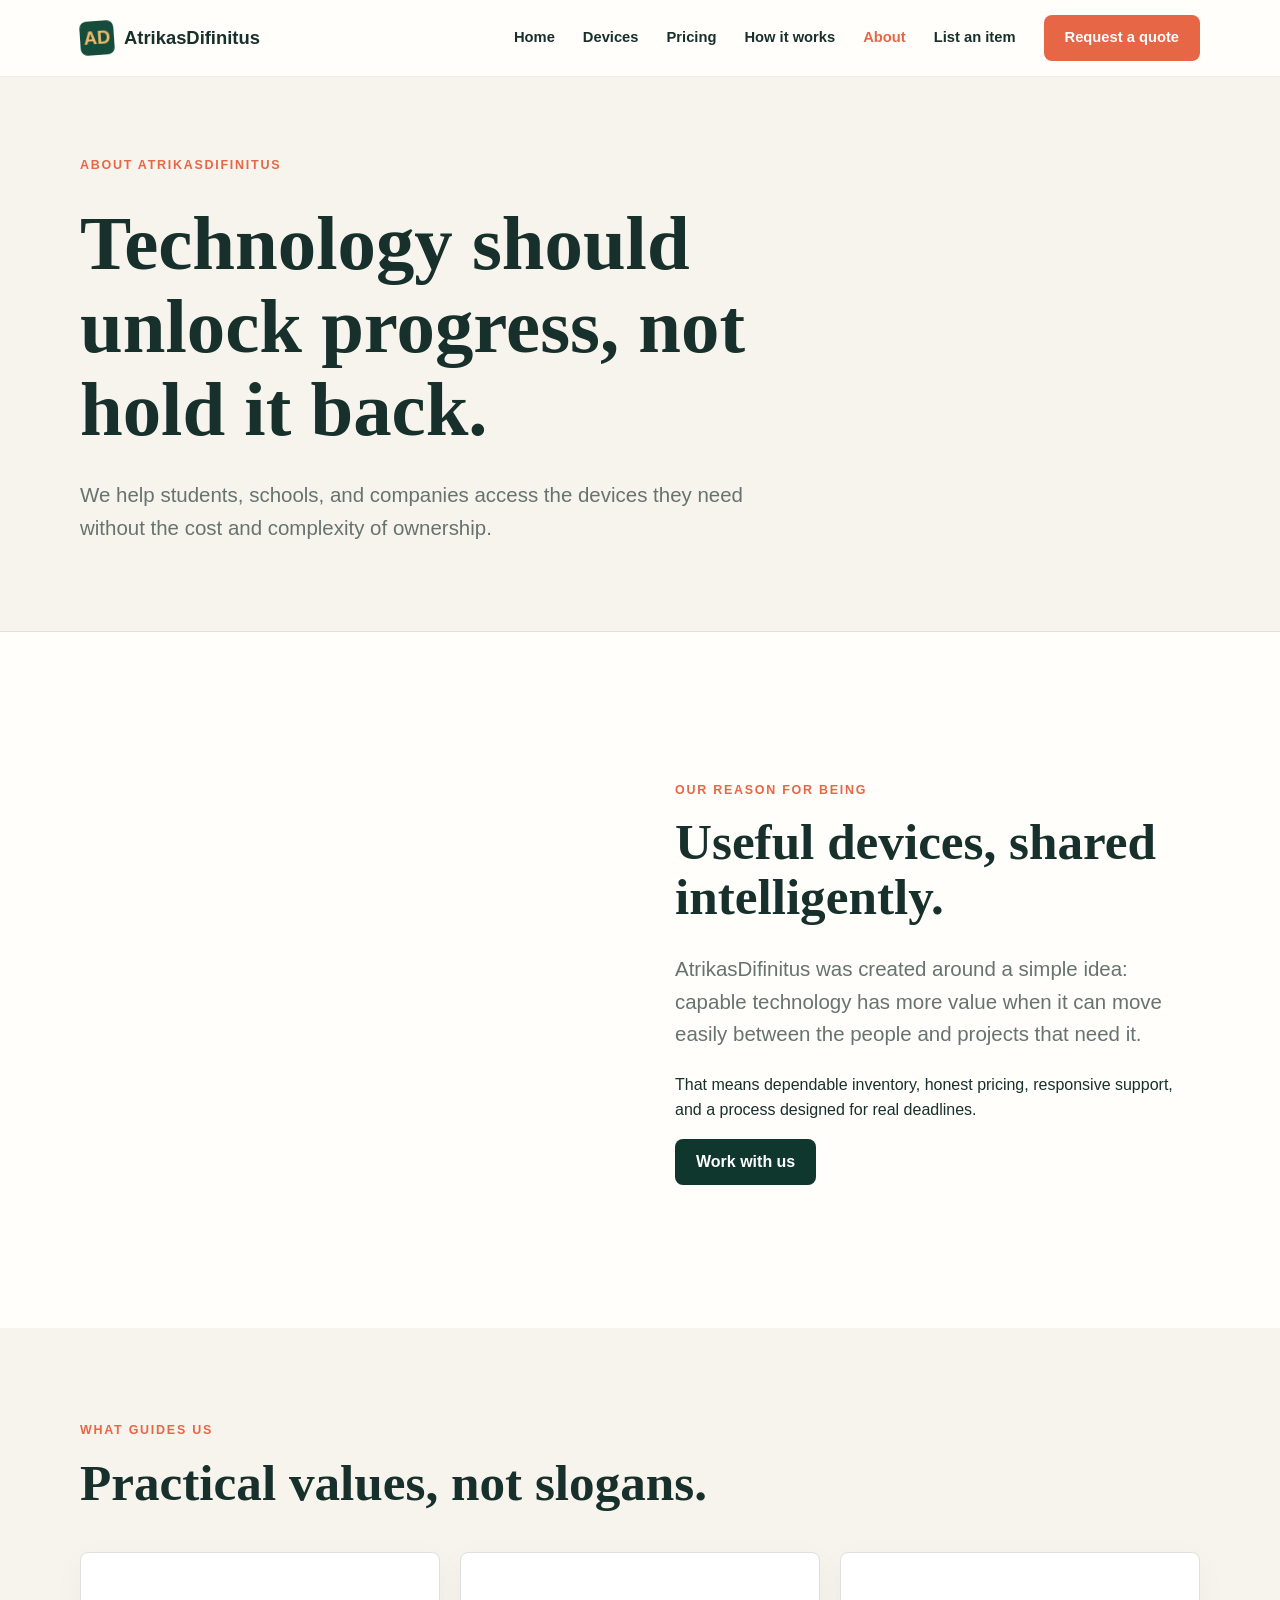
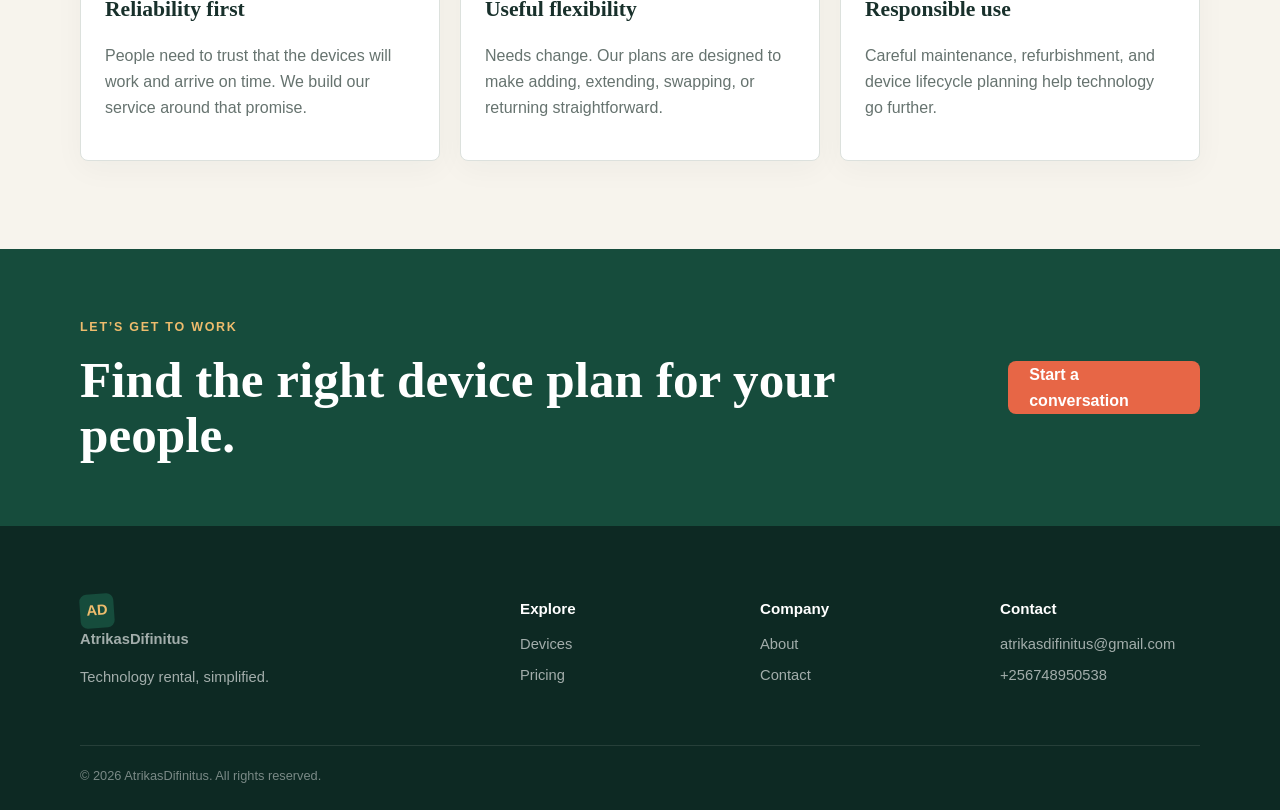
<file: about.html>
<!doctype html><html lang="en"><head><meta charset="utf-8"><meta name="viewport" content="width=device-width,initial-scale=1"><meta name="description" content="About AtrikasDifinitus technology rental."><title>About | AtrikasDifinitus</title><link rel="stylesheet" href="assets/css/styles.css"></head><body>
<header class="site-header"><nav class="nav container"><a class="logo" href="index.html"><span class="logo-mark">AD</span> AtrikasDifinitus</a><button class="menu-toggle" aria-label="Open menu">☰</button><div class="nav-links"><a href="index.html">Home</a><a href="devices.html">Devices</a><a href="pricing.html">Pricing</a><a href="how-it-works.html">How it works</a><a href="about.html">About</a><a href="list-item.html">List an item</a><a class="btn btn-primary" href="contact.html">Request a quote</a></div></nav></header>
<main><section class="page-hero"><div class="container"><span class="eyebrow">About AtrikasDifinitus</span><h1>Technology should unlock progress, not hold it back.</h1><p class="lead">We help students, schools, and companies access the devices they need without the cost and complexity of ownership.</p></div></section>
<section class="section"><div class="container section-grid"><div class="image-panel" style="background-image:url('https://images.unsplash.com/photo-1522202176988-66273c2fd55f?auto=format&fit=crop&w=1200&q=85')"></div><div><span class="eyebrow">Our reason for being</span><h2>Useful devices, shared intelligently.</h2><p class="lead">AtrikasDifinitus was created around a simple idea: capable technology has more value when it can move easily between the people and projects that need it.</p><p>That means dependable inventory, honest pricing, responsive support, and a process designed for real deadlines.</p><a class="btn btn-dark" href="contact.html">Work with us</a></div></div></section>
<section class="section section-soft"><div class="container"><div class="section-heading"><span class="eyebrow">What guides us</span><h2>Practical values, not slogans.</h2></div><div class="cards"><article class="card"><div class="card-body"><h3>Reliability first</h3><p>People need to trust that the devices will work and arrive on time. We build our service around that promise.</p></div></article><article class="card"><div class="card-body"><h3>Useful flexibility</h3><p>Needs change. Our plans are designed to make adding, extending, swapping, or returning straightforward.</p></div></article><article class="card"><div class="card-body"><h3>Responsible use</h3><p>Careful maintenance, refurbishment, and device lifecycle planning help technology go further.</p></div></article></div></div></section>
<section class="cta"><div class="container cta-inner"><div><span class="eyebrow" style="color:var(--gold)">Let’s get to work</span><h2>Find the right device plan for your people.</h2></div><a class="btn btn-primary" href="contact.html">Start a conversation</a></div></section></main>
<footer class="site-footer"><div class="container"><div class="footer-grid"><div><a class="logo" href="index.html"><span class="logo-mark">AD</span> AtrikasDifinitus</a><p>Technology rental, simplified.</p></div><div><h3>Explore</h3><a href="devices.html">Devices</a><a href="pricing.html">Pricing</a></div><div><h3>Company</h3><a href="about.html">About</a><a href="contact.html">Contact</a></div><div><h3>Contact</h3><a href="mailto:atrikasdifinitus@gmail.com">atrikasdifinitus@gmail.com</a><a href="tel:+256748950538">+256748950538</a></div></div><div class="footer-bottom">© 2026 AtrikasDifinitus. All rights reserved.</div></div></footer><script src="assets/js/main.js"></script></body></html>
</file>
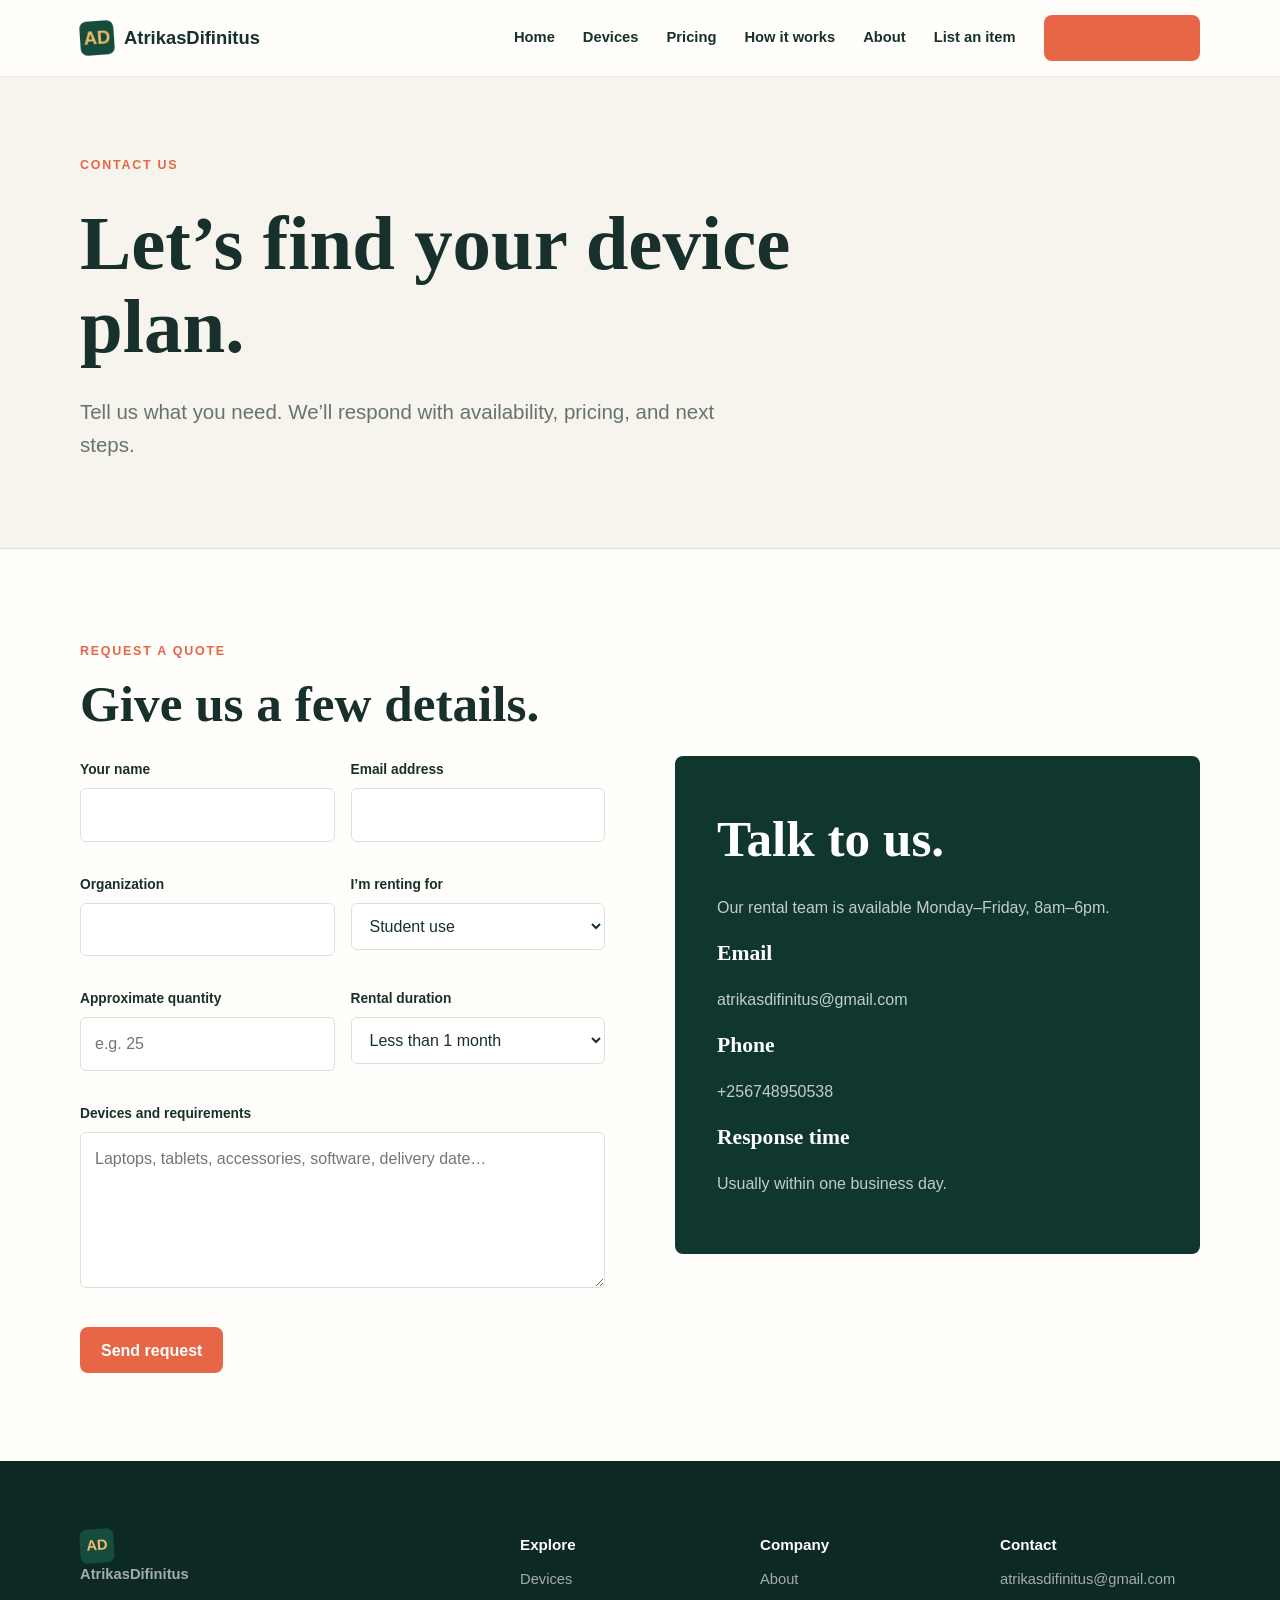
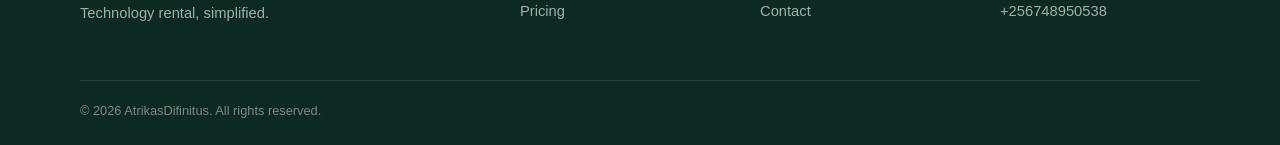
<file: contact.html>
<!doctype html><html lang="en"><head><meta charset="utf-8"><meta name="viewport" content="width=device-width,initial-scale=1"><meta name="description" content="Request an AtrikasDifinitus device rental quote."><title>Contact | AtrikasDifinitus</title><link rel="stylesheet" href="assets/css/styles.css"></head><body>
<header class="site-header"><nav class="nav container"><a class="logo" href="index.html"><span class="logo-mark">AD</span> AtrikasDifinitus</a><button class="menu-toggle" aria-label="Open menu">☰</button><div class="nav-links"><a href="index.html">Home</a><a href="devices.html">Devices</a><a href="pricing.html">Pricing</a><a href="how-it-works.html">How it works</a><a href="about.html">About</a><a href="list-item.html">List an item</a><a class="btn btn-primary" href="contact.html">Request a quote</a></div></nav></header>
<main><section class="page-hero"><div class="container"><span class="eyebrow">Contact us</span><h1>Let’s find your device plan.</h1><p class="lead">Tell us what you need. We’ll respond with availability, pricing, and next steps.</p></div></section>
<section class="section"><div class="container section-grid"><div><span class="eyebrow">Request a quote</span><h2>Give us a few details.</h2><form data-quote-form action="https://formsubmit.co/atrikasdifinitus@gmail.com" method="POST"><input type="hidden" name="_subject" value="New AtrikasDifinitus quote request"><input type="hidden" name="_template" value="table"><input type="hidden" name="_captcha" value="true"><input type="text" name="_honey" style="display:none" tabindex="-1" autocomplete="off"><div class="form-grid"><div class="form-group"><label for="name">Your name</label><input id="name" name="name" required></div><div class="form-group"><label for="email">Email address</label><input id="email" name="email" type="email" required></div><div class="form-group"><label for="organization">Organization</label><input id="organization" name="organization"></div><div class="form-group"><label for="type">I’m renting for</label><select id="type" name="type"><option>Student use</option><option>School</option><option>Company</option><option>Event</option><option>Other</option></select></div><div class="form-group"><label for="quantity">Approximate quantity</label><input id="quantity" name="quantity" type="number" min="1" placeholder="e.g. 25"></div><div class="form-group"><label for="duration">Rental duration</label><select id="duration" name="duration"><option>Less than 1 month</option><option>1–3 months</option><option>3–12 months</option><option>More than 12 months</option></select></div><div class="form-group form-full"><label for="devices">Devices and requirements</label><textarea id="devices" name="devices" rows="5" placeholder="Laptops, tablets, accessories, software, delivery date…"></textarea></div><div class="form-full"><button class="btn btn-primary" type="submit">Send request</button><div class="form-status" role="status"></div></div></div></form></div><aside class="contact-panel"><h2>Talk to us.</h2><p>Our rental team is available Monday–Friday, 8am&ndash;6pm.</p><h3>Email</h3><a href="mailto:atrikasdifinitus@gmail.com">atrikasdifinitus@gmail.com</a><h3>Phone</h3><a href="tel:+256748950538">+256748950538</a><h3>Response time</h3><p>Usually within one business day.</p></aside></div></section></main>
<footer class="site-footer"><div class="container"><div class="footer-grid"><div><a class="logo" href="index.html"><span class="logo-mark">AD</span> AtrikasDifinitus</a><p>Technology rental, simplified.</p></div><div><h3>Explore</h3><a href="devices.html">Devices</a><a href="pricing.html">Pricing</a></div><div><h3>Company</h3><a href="about.html">About</a><a href="contact.html">Contact</a></div><div><h3>Contact</h3><a href="mailto:atrikasdifinitus@gmail.com">atrikasdifinitus@gmail.com</a><a href="tel:+256748950538">+256748950538</a></div></div><div class="footer-bottom">© 2026 AtrikasDifinitus. All rights reserved.</div></div></footer><script src="assets/js/main.js"></script></body></html>
</file>
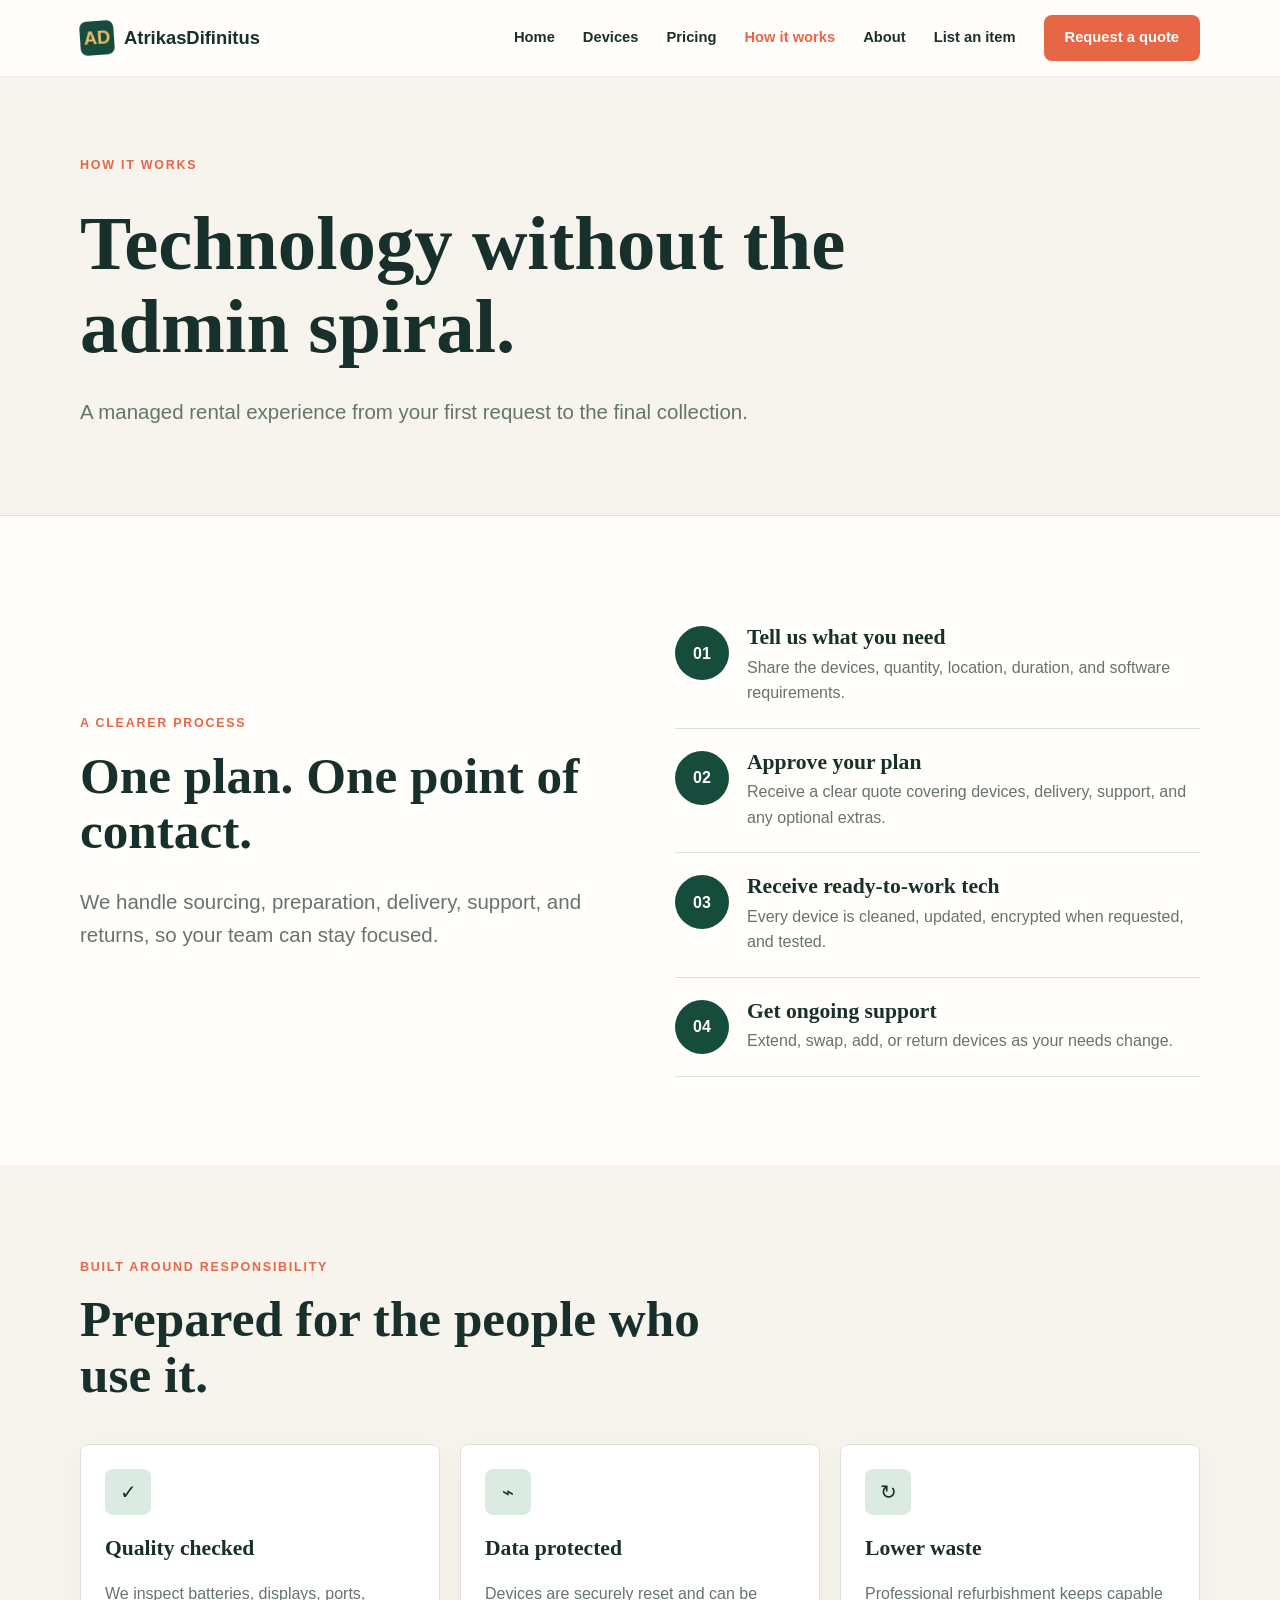
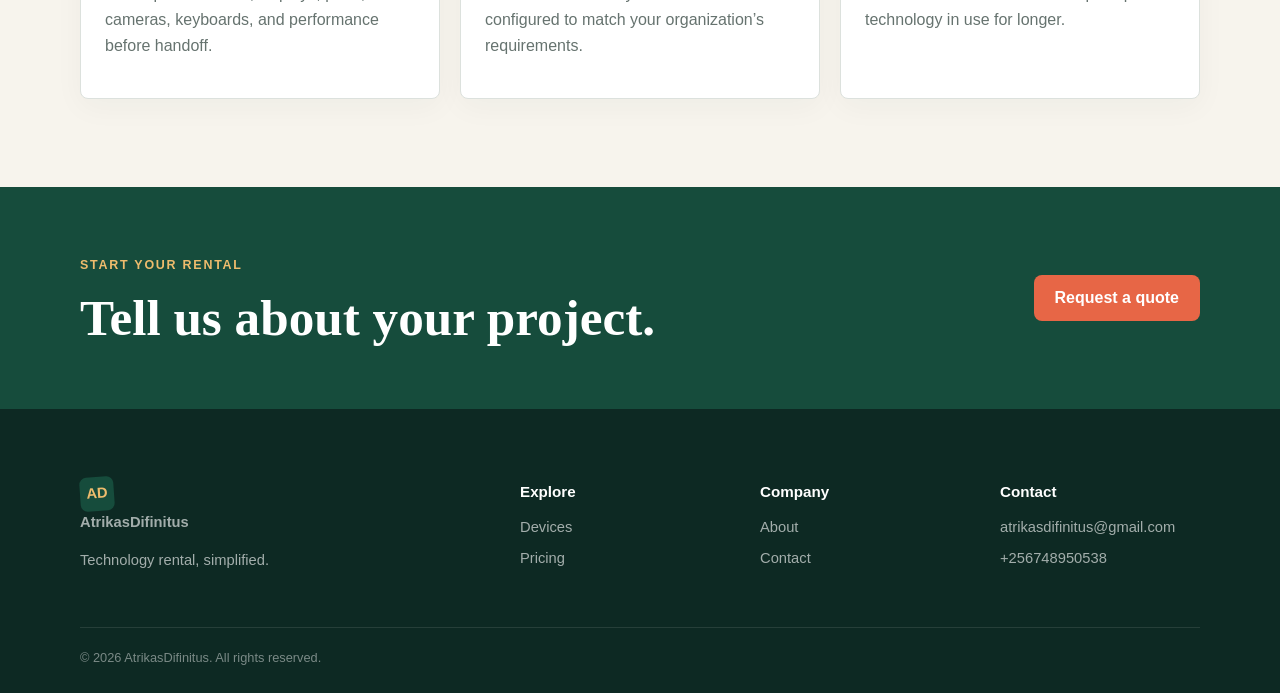
<file: how-it-works.html>
<!doctype html><html lang="en"><head><meta charset="utf-8"><meta name="viewport" content="width=device-width,initial-scale=1"><meta name="description" content="Learn how AtrikasDifinitus device rentals work."><title>How It Works | AtrikasDifinitus</title><link rel="stylesheet" href="assets/css/styles.css"></head><body>
<header class="site-header"><nav class="nav container"><a class="logo" href="index.html"><span class="logo-mark">AD</span> AtrikasDifinitus</a><button class="menu-toggle" aria-label="Open menu">☰</button><div class="nav-links"><a href="index.html">Home</a><a href="devices.html">Devices</a><a href="pricing.html">Pricing</a><a href="how-it-works.html">How it works</a><a href="about.html">About</a><a href="list-item.html">List an item</a><a class="btn btn-primary" href="contact.html">Request a quote</a></div></nav></header>
<main><section class="page-hero"><div class="container"><span class="eyebrow">How it works</span><h1>Technology without the admin spiral.</h1><p class="lead">A managed rental experience from your first request to the final collection.</p></div></section>
<section class="section"><div class="container section-grid"><div><span class="eyebrow">A clearer process</span><h2>One plan. One point of contact.</h2><p class="lead">We handle sourcing, preparation, delivery, support, and returns, so your team can stay focused.</p></div><div class="steps"><div class="step"><div><h3>Tell us what you need</h3><p>Share the devices, quantity, location, duration, and software requirements.</p></div></div><div class="step"><div><h3>Approve your plan</h3><p>Receive a clear quote covering devices, delivery, support, and any optional extras.</p></div></div><div class="step"><div><h3>Receive ready-to-work tech</h3><p>Every device is cleaned, updated, encrypted when requested, and tested.</p></div></div><div class="step"><div><h3>Get ongoing support</h3><p>Extend, swap, add, or return devices as your needs change.</p></div></div></div></div></section>
<section class="section section-soft"><div class="container"><div class="section-heading"><span class="eyebrow">Built around responsibility</span><h2>Prepared for the people who use it.</h2></div><div class="cards"><article class="card"><div class="card-body"><div class="card-icon">✓</div><h3>Quality checked</h3><p>We inspect batteries, displays, ports, cameras, keyboards, and performance before handoff.</p></div></article><article class="card"><div class="card-body"><div class="card-icon">⌁</div><h3>Data protected</h3><p>Devices are securely reset and can be configured to match your organization’s requirements.</p></div></article><article class="card"><div class="card-body"><div class="card-icon">↻</div><h3>Lower waste</h3><p>Professional refurbishment keeps capable technology in use for longer.</p></div></article></div></div></section><section class="cta"><div class="container cta-inner"><div><span class="eyebrow" style="color:var(--gold)">Start your rental</span><h2>Tell us about your project.</h2></div><a class="btn btn-primary" href="contact.html">Request a quote</a></div></section></main>
<footer class="site-footer"><div class="container"><div class="footer-grid"><div><a class="logo" href="index.html"><span class="logo-mark">AD</span> AtrikasDifinitus</a><p>Technology rental, simplified.</p></div><div><h3>Explore</h3><a href="devices.html">Devices</a><a href="pricing.html">Pricing</a></div><div><h3>Company</h3><a href="about.html">About</a><a href="contact.html">Contact</a></div><div><h3>Contact</h3><a href="mailto:atrikasdifinitus@gmail.com">atrikasdifinitus@gmail.com</a><a href="tel:+256748950538">+256748950538</a></div></div><div class="footer-bottom">© 2026 AtrikasDifinitus. All rights reserved.</div></div></footer><script src="assets/js/main.js"></script></body></html>
</file>
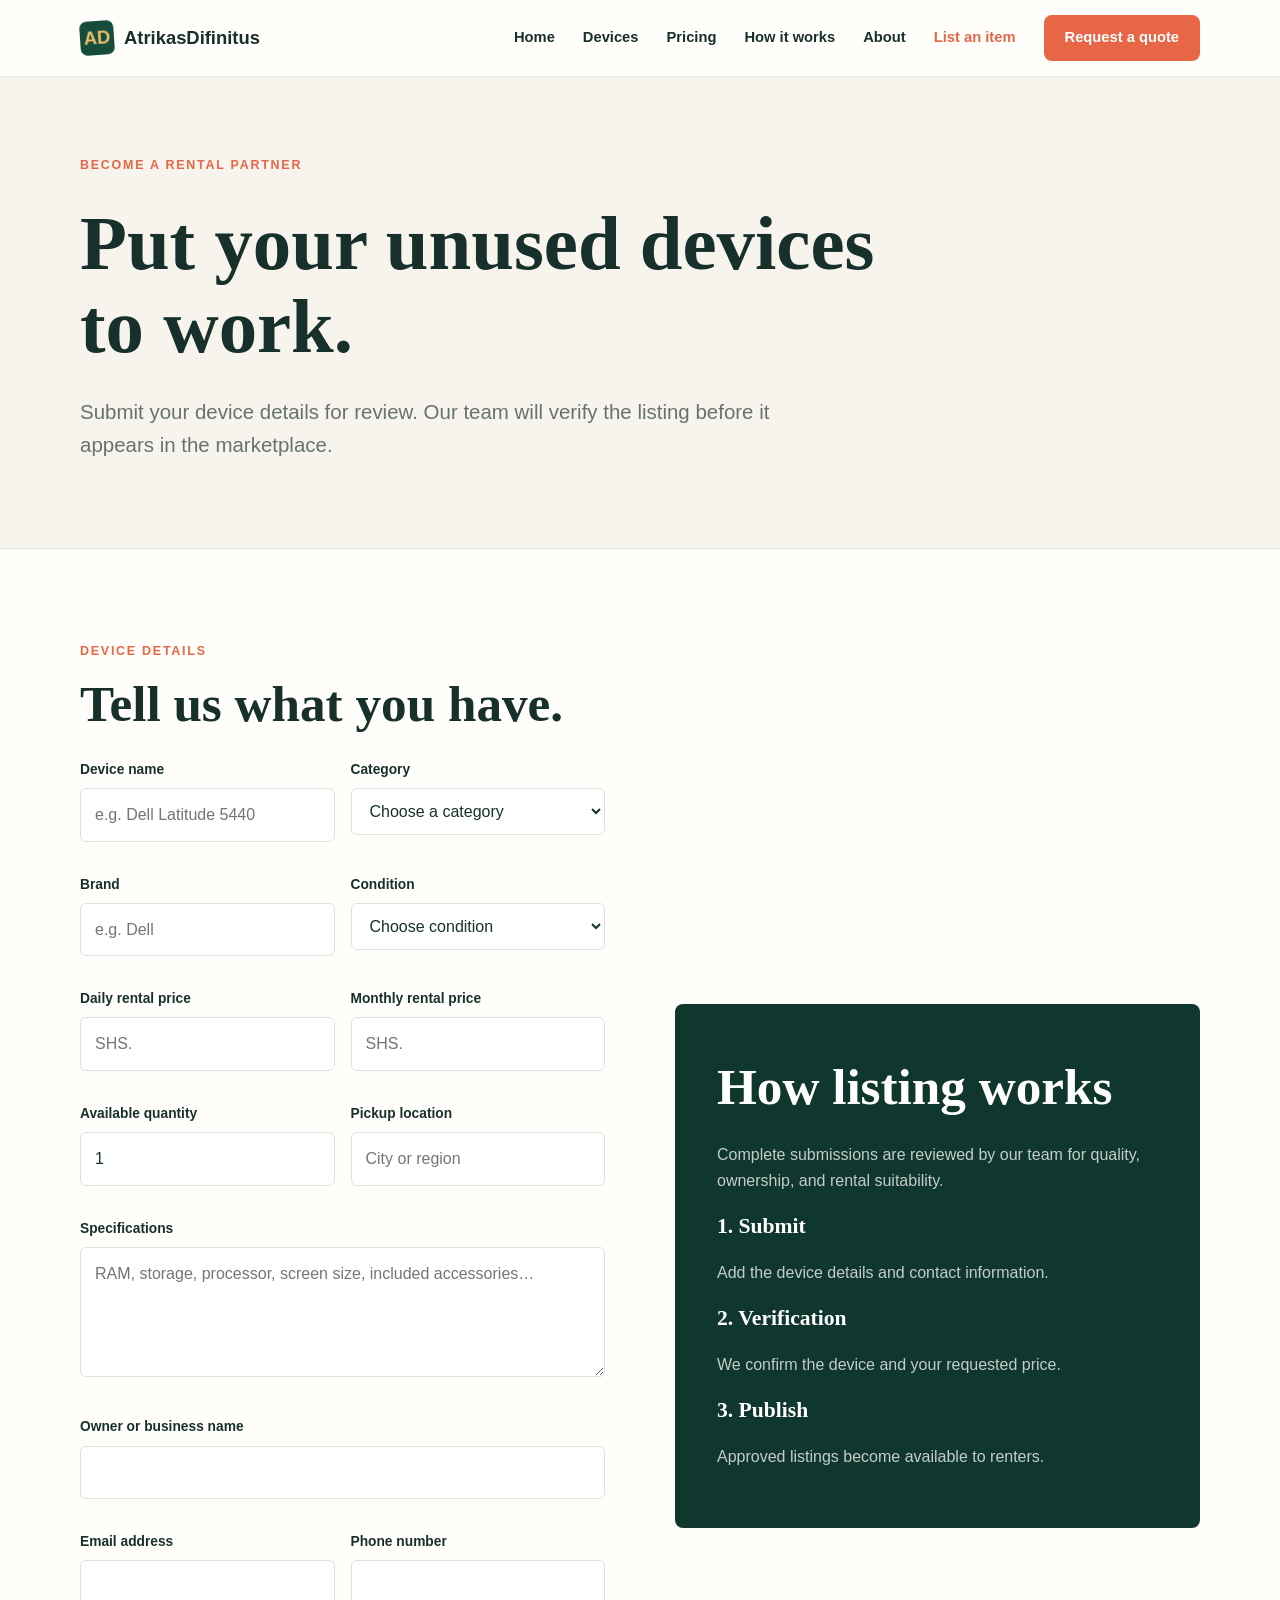
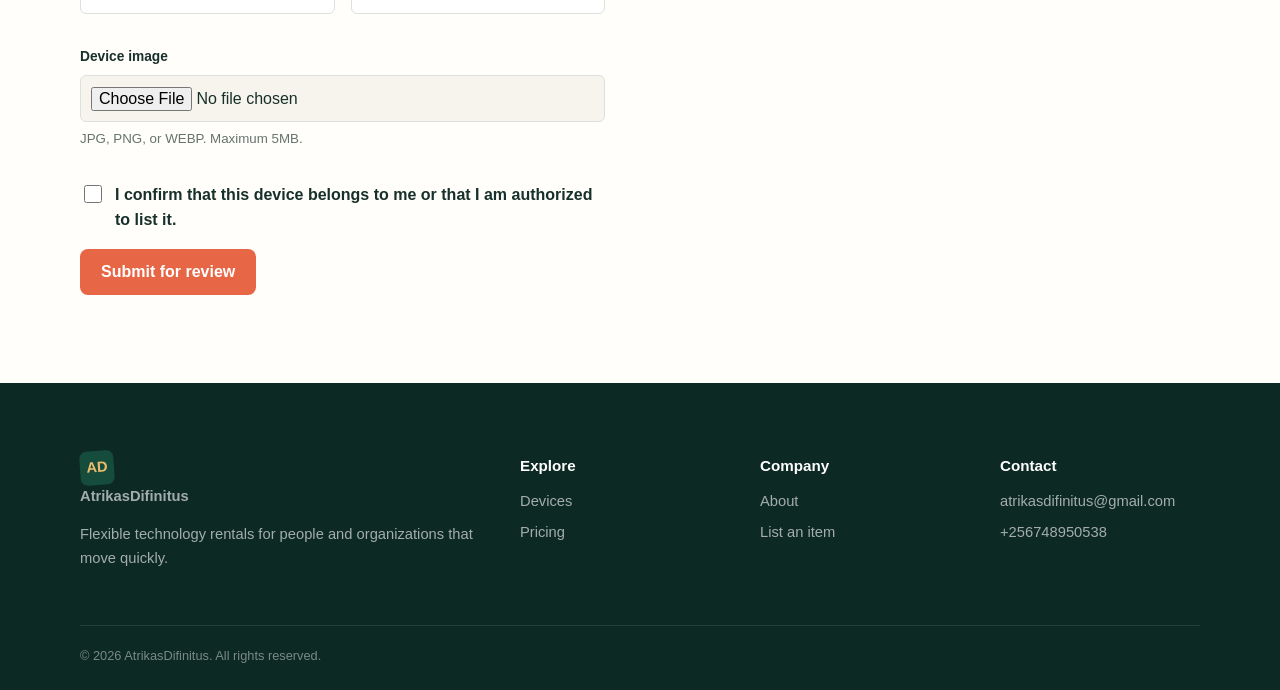
<file: list-item.html>
<!doctype html>
<html lang="en">
<head>
  <meta charset="utf-8">
  <meta name="viewport" content="width=device-width,initial-scale=1">
  <meta name="description" content="Add a laptop, tablet, or other device to the AtrikasDifinitus rental marketplace.">
  <title>List an Item | AtrikasDifinitus</title>
  <link rel="stylesheet" href="assets/css/styles.css">
</head>
<body>
<header class="site-header"><nav class="nav container" aria-label="Main navigation"><a class="logo" href="index.html"><span class="logo-mark">AD</span> AtrikasDifinitus</a><button class="menu-toggle" aria-label="Open menu">☰</button><div class="nav-links"><a href="index.html">Home</a><a href="devices.html">Devices</a><a href="pricing.html">Pricing</a><a href="how-it-works.html">How it works</a><a href="about.html">About</a><a href="list-item.html">List an item</a><a class="btn btn-primary" href="contact.html">Request a quote</a></div></nav></header>
<main>
<section class="page-hero"><div class="container"><span class="eyebrow">Become a rental partner</span><h1>Put your unused devices to work.</h1><p class="lead">Submit your device details for review. Our team will verify the listing before it appears in the marketplace.</p></div></section>
<section class="section"><div class="container section-grid"><div><span class="eyebrow">Device details</span><h2>Tell us what you have.</h2><form data-listing-form action="https://formsubmit.co/atrikasdifinitus@gmail.com" method="POST" enctype="multipart/form-data"><input type="hidden" name="_subject" value="New AtrikasDifinitus device listing"><input type="hidden" name="_template" value="table"><input type="hidden" name="_captcha" value="true"><input type="text" name="_honey" style="display:none" tabindex="-1" autocomplete="off"><div class="form-grid">
<div class="form-group"><label for="listing-title">Device name</label><input id="listing-title" name="title" required placeholder="e.g. Dell Latitude 5440"></div>
<div class="form-group"><label for="listing-category">Category</label><select id="listing-category" name="category" required><option value="">Choose a category</option><option>Laptop</option><option>Tablet</option><option>Desktop</option><option>Monitor</option><option>Accessories</option><option>Other</option></select></div>
<div class="form-group"><label for="brand">Brand</label><input id="brand" name="brand" required placeholder="e.g. Dell"></div>
<div class="form-group"><label for="condition">Condition</label><select id="condition" name="condition" required><option value="">Choose condition</option><option>Like new</option><option>Excellent</option><option>Good</option><option>Fair</option></select></div>
<div class="form-group"><label for="daily-price">Daily rental price</label><input id="daily-price" name="dailyPrice" type="number" min="1" required placeholder="SHS."></div>
<div class="form-group"><label for="monthly-price">Monthly rental price</label><input id="monthly-price" name="monthlyPrice" type="number" min="1" required placeholder="SHS."></div>
<div class="form-group"><label for="quantity">Available quantity</label><input id="quantity" name="quantity" type="number" min="1" value="1" required></div>
<div class="form-group"><label for="location">Pickup location</label><input id="location" name="location" required placeholder="City or region"></div>
<div class="form-group form-full"><label for="specifications">Specifications</label><textarea id="specifications" name="specifications" rows="4" required placeholder="RAM, storage, processor, screen size, included accessories…"></textarea></div>
<div class="form-group form-full"><label for="owner-name">Owner or business name</label><input id="owner-name" name="ownerName" required></div>
<div class="form-group"><label for="owner-email">Email address</label><input id="owner-email" name="ownerEmail" type="email" required></div>
<div class="form-group"><label for="owner-phone">Phone number</label><input id="owner-phone" name="ownerPhone" type="tel" required></div>
<div class="form-group form-full upload-field"><label for="device-image">Device image</label><input id="device-image" name="deviceImage" type="file" accept="image/*"><small>JPG, PNG, or WEBP. Maximum 5MB.</small><img id="listing-preview" alt="Device preview"></div>
<div class="form-full"><label class="check-label"><input name="terms" type="checkbox" required> I confirm that this device belongs to me or that I am authorized to list it.</label></div>
<div class="form-full"><button class="btn btn-primary" type="submit">Submit for review</button><div class="form-status" role="status"></div></div>
</div></form></div>
<aside class="contact-panel"><h2>How listing works</h2><p>Complete submissions are reviewed by our team for quality, ownership, and rental suitability.</p><h3>1. Submit</h3><p>Add the device details and contact information.</p><h3>2. Verification</h3><p>We confirm the device and your requested price.</p><h3>3. Publish</h3><p>Approved listings become available to renters.</p></aside></div></section>
</main>
<footer class="site-footer"><div class="container"><div class="footer-grid"><div><a class="logo" href="index.html"><span class="logo-mark">AD</span> AtrikasDifinitus</a><p>Flexible technology rentals for people and organizations that move quickly.</p></div><div><h3>Explore</h3><a href="devices.html">Devices</a><a href="pricing.html">Pricing</a></div><div><h3>Company</h3><a href="about.html">About</a><a href="list-item.html">List an item</a></div><div><h3>Contact</h3><a href="mailto:atrikasdifinitus@gmail.com">atrikasdifinitus@gmail.com</a><a href="tel:+256748950538">+256748950538</a></div></div><div class="footer-bottom">© 2026 AtrikasDifinitus. All rights reserved.</div></div></footer>
<script src="assets/js/main.js"></script>
</body></html>
</file>
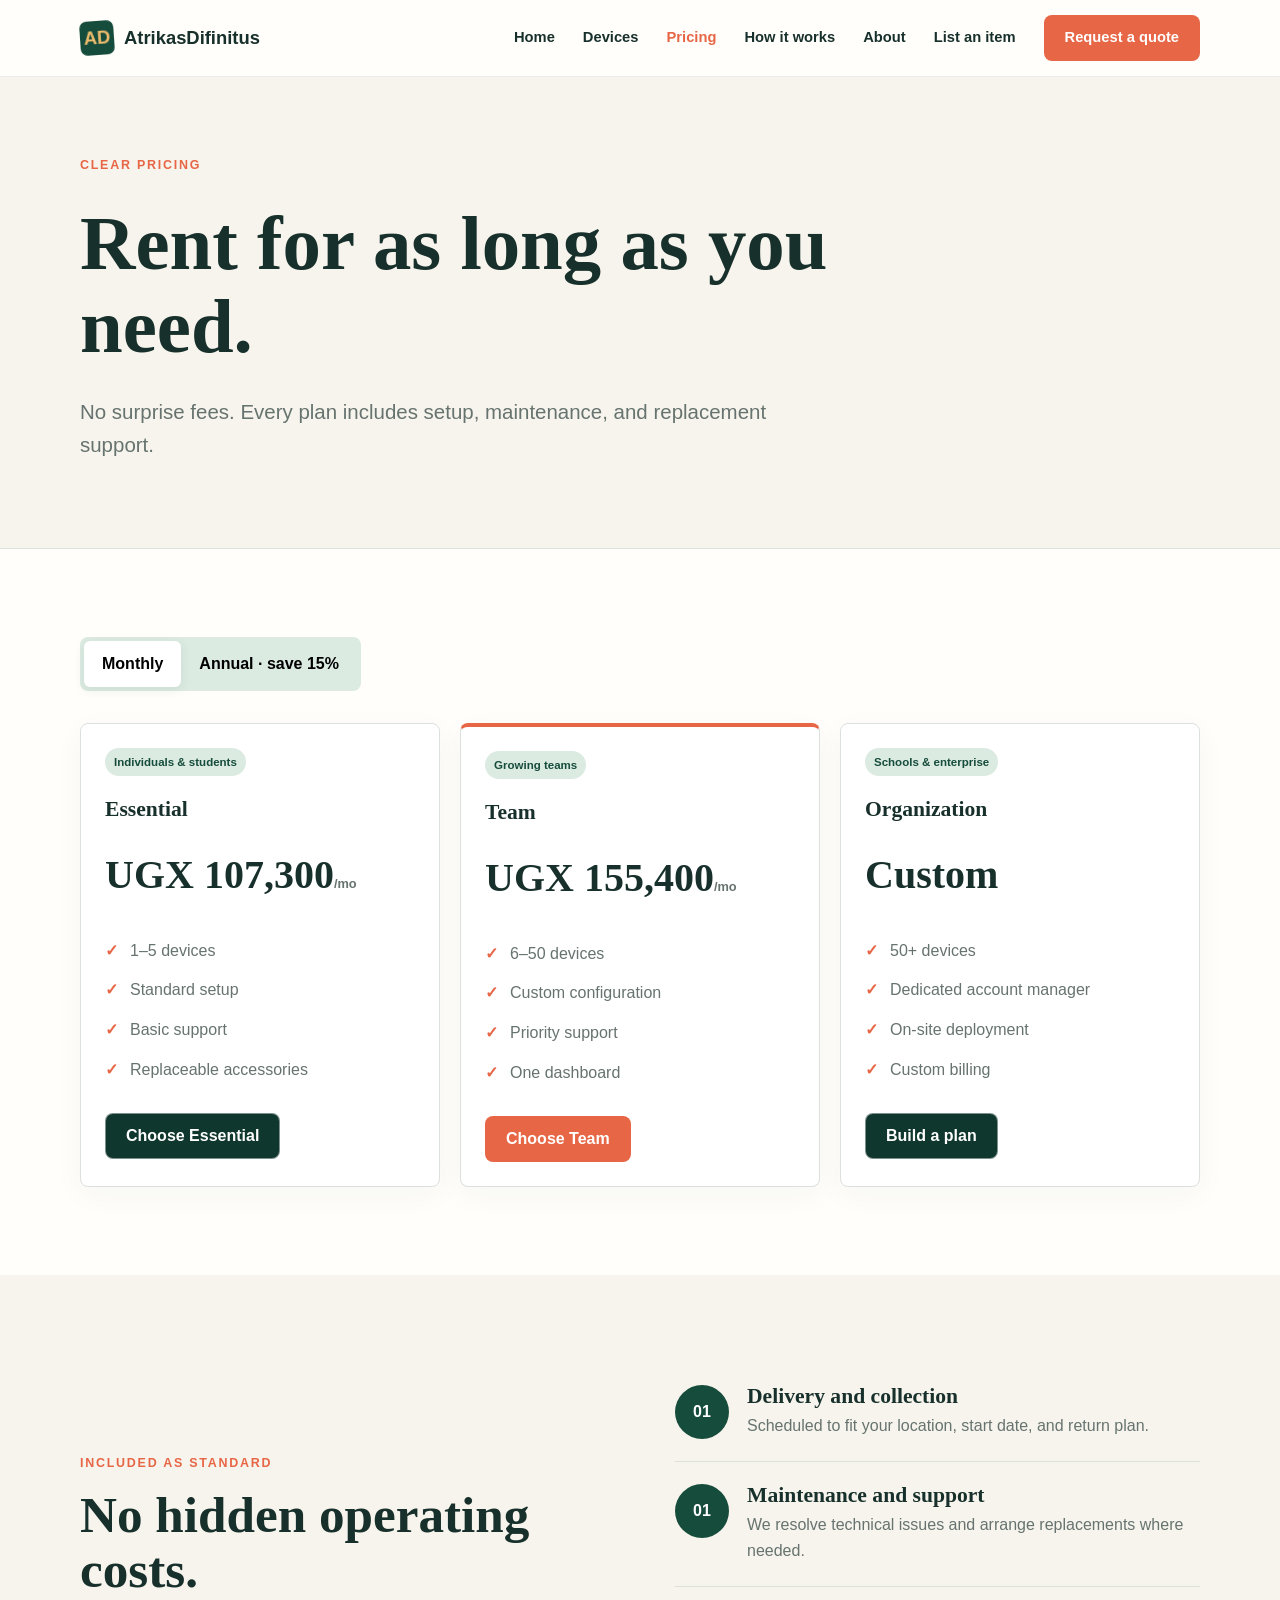
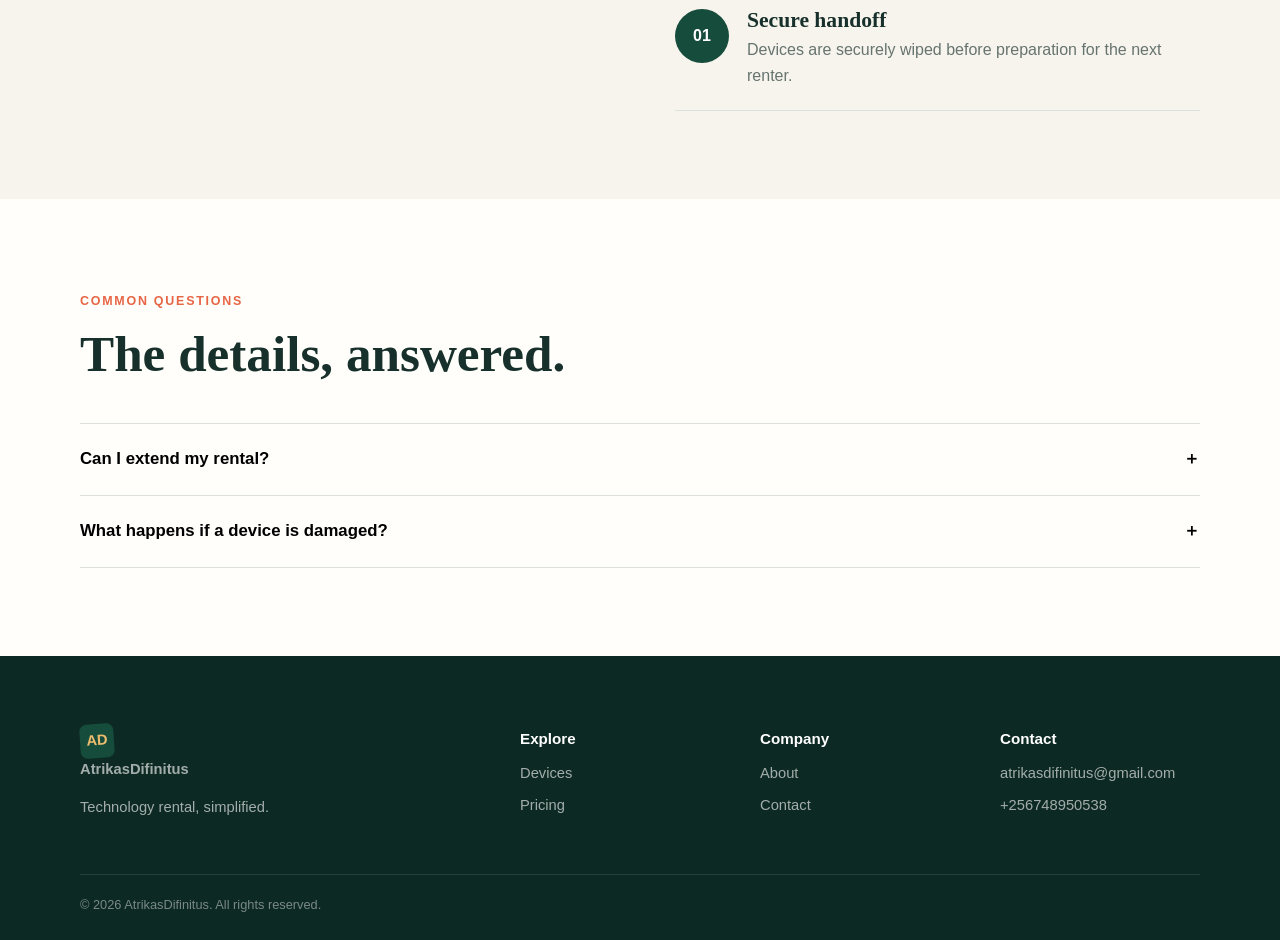
<file: pricing.html>
<!doctype html><html lang="en"><head><meta charset="utf-8"><meta name="viewport" content="width=device-width,initial-scale=1"><meta name="description" content="Simple flexible device rental plans."><title>Pricing | AtrikasDifinitus</title><link rel="stylesheet" href="assets/css/styles.css"></head><body>
<header class="site-header"><nav class="nav container"><a class="logo" href="index.html"><span class="logo-mark">AD</span> AtrikasDifinitus</a><button class="menu-toggle" aria-label="Open menu">☰</button><div class="nav-links"><a href="index.html">Home</a><a href="devices.html">Devices</a><a href="pricing.html">Pricing</a><a href="how-it-works.html">How it works</a><a href="about.html">About</a><a href="list-item.html">List an item</a><a class="btn btn-primary" href="contact.html">Request a quote</a></div></nav></header>
<main><section class="page-hero"><div class="container"><span class="eyebrow">Clear pricing</span><h1>Rent for as long as you need.</h1><p class="lead">No surprise fees. Every plan includes setup, maintenance, and replacement support.</p></div></section>
<section class="section"><div class="container"><div class="pricing-toggle"><button class="active" data-period="monthly">Monthly</button><button data-period="annual">Annual · save 15%</button></div><div class="cards"><article class="card"><div class="card-body"><span class="pill">Individuals & students</span><h3>Essential</h3><div class="price">UGX 107,300<small>/mo</small></div><ul class="feature-list"><li>1–5 devices</li><li>Standard setup</li><li>Basic support</li><li>Replaceable accessories</li></ul><a class="btn btn-outline btn-dark" href="contact.html">Choose Essential</a></div></article><article class="card" style="border-top:4px solid var(--coral)"><div class="card-body"><span class="pill">Growing teams</span><h3>Team</h3><div class="price" data-monthly="UGX 155,400" data-annual="UGX 133,200">UGX 155,400<small>/mo</small></div><ul class="feature-list"><li>6–50 devices</li><li>Custom configuration</li><li>Priority support</li><li>One dashboard</li></ul><a class="btn btn-primary" href="contact.html">Choose Team</a></div></article><article class="card"><div class="card-body"><span class="pill">Schools & enterprise</span><h3>Organization</h3><div class="price">Custom</div><ul class="feature-list"><li>50+ devices</li><li>Dedicated account manager</li><li>On-site deployment</li><li>Custom billing</li></ul><a class="btn btn-outline btn-dark" href="contact.html">Build a plan</a></div></article></div></div></section>
<section class="section section-soft"><div class="container section-grid"><div><span class="eyebrow">Included as standard</span><h2>No hidden operating costs.</h2></div><div><div class="step"><div><h3>Delivery and collection</h3><p>Scheduled to fit your location, start date, and return plan.</p></div></div><div class="step"><div><h3>Maintenance and support</h3><p>We resolve technical issues and arrange replacements where needed.</p></div></div><div class="step"><div><h3>Secure handoff</h3><p>Devices are securely wiped before preparation for the next renter.</p></div></div></div></div></section>
<section class="section"><div class="container"><div class="section-heading"><span class="eyebrow">Common questions</span><h2>The details, answered.</h2></div><div class="faq-item"><button class="faq-question" aria-expanded="false">Can I extend my rental?<span>＋</span></button><div class="faq-answer"><p>Yes. Contact us before your end date and we can extend the same plan without requiring a device swap.</p></div></div><div class="faq-item"><button class="faq-question" aria-expanded="false">What happens if a device is damaged?<span>＋</span></button><div class="faq-answer"><p>Normal wear is covered. Accidental damage plans are available; your agreement clearly states what is included.</p></div></div></div></section></main>
<footer class="site-footer"><div class="container"><div class="footer-grid"><div><a class="logo" href="index.html"><span class="logo-mark">AD</span> AtrikasDifinitus</a><p>Technology rental, simplified.</p></div><div><h3>Explore</h3><a href="devices.html">Devices</a><a href="pricing.html">Pricing</a></div><div><h3>Company</h3><a href="about.html">About</a><a href="contact.html">Contact</a></div><div><h3>Contact</h3><a href="mailto:atrikasdifinitus@gmail.com">atrikasdifinitus@gmail.com</a><a href="tel:+256748950538">+256748950538</a></div></div><div class="footer-bottom">© 2026 AtrikasDifinitus. All rights reserved.</div></div></footer><script src="assets/js/main.js"></script></body></html>
</file>
<file: assets/css/styles.css>
:root {
  --ink: #18302b;
  --forest: #164c3c;
  --forest-dark: #10372d;
  --mint: #dcebe2;
  --cream: #f7f4ed;
  --paper: #fffefa;
  --coral: #e76646;
  --gold: #eebc6d;
  --muted: #66736f;
  --line: #dce1dd;
  --shadow: 0 18px 50px rgba(24, 48, 43, .09);
  --radius: 8px;
}

* { box-sizing: border-box; }
html { scroll-behavior: smooth; }
body { margin: 0; font-family: "Aptos", "Segoe UI", sans-serif; color: var(--ink); background: var(--paper); line-height: 1.6; }
img { max-width: 100%; display: block; }
a { color: inherit; text-decoration: none; }
button, input, select, textarea { font: inherit; }
button { cursor: pointer; }
.container { width: min(1120px, calc(100% - 40px)); margin-inline: auto; }
.eyebrow { color: var(--coral); font-size: .78rem; font-weight: 800; letter-spacing: .14em; text-transform: uppercase; }
h1, h2, h3 { font-family: Georgia, "Times New Roman", serif; line-height: 1.08; letter-spacing: 0; }
h1 { font-size: clamp(3rem, 7vw, 6rem); margin: .35em 0; }
h2 { font-size: clamp(2rem, 4vw, 3.25rem); margin: .25em 0 .55em; }
h3 { font-size: 1.35rem; }
.lead { font-size: clamp(1.05rem, 2vw, 1.28rem); color: var(--muted); }
.btn { min-height: 46px; padding: 0 20px; border: 1px solid transparent; border-radius: var(--radius); display: inline-flex; align-items: center; justify-content: center; gap: 9px; font-weight: 750; transition: .2s ease; }
.btn-primary { background: var(--coral); color: white; }
.btn-primary:hover { background: #cf5034; transform: translateY(-2px); }
.btn-outline { border-color: rgba(255,255,255,.45); color: white; }
.btn-dark { background: var(--forest-dark); color: white; }
.btn-dark:hover { background: var(--coral); }
.text-link { font-weight: 800; border-bottom: 2px solid var(--coral); }

.site-header { position: sticky; top: 0; z-index: 50; background: rgba(255,254,250,.94); backdrop-filter: blur(12px); border-bottom: 1px solid rgba(24,48,43,.08); }
.nav { height: 76px; display: flex; align-items: center; justify-content: space-between; }
.logo { display: inline-flex; align-items: center; gap: 10px; font-weight: 900; font-size: 1.15rem; }
.logo-mark { width: 34px; height: 34px; background: var(--forest); border-radius: 7px; display: grid; place-items: center; color: var(--gold); transform: rotate(-4deg); }
.nav-links { display: flex; align-items: center; gap: 28px; }
.nav-links a { font-size: .92rem; font-weight: 700; }
.nav-links a:hover, .nav-links a.active { color: var(--coral); }
.menu-toggle { display: none; border: 0; background: none; font-size: 1.5rem; }

.hero { min-height: 680px; color: white; position: relative; background: linear-gradient(90deg, rgba(16,55,45,.96) 0%, rgba(16,55,45,.8) 48%, rgba(16,55,45,.18) 100%), url("https://images.unsplash.com/photo-1496181133206-80ce9b88a853?auto=format&fit=crop&w=1800&q=85") center/cover; display: flex; align-items: center; }
.hero-content { width: min(650px, 100%); padding: 80px 0; }
.hero .eyebrow { color: var(--gold); }
.hero .lead { color: rgba(255,255,255,.78); }
.hero-actions { display: flex; gap: 12px; margin-top: 32px; flex-wrap: wrap; }
.trust-row { margin-top: 42px; padding-top: 24px; border-top: 1px solid rgba(255,255,255,.18); display: flex; gap: 34px; color: rgba(255,255,255,.75); font-size: .88rem; }
.trust-row strong { display: block; color: white; font-size: 1.2rem; }

.section { padding: 88px 0; }
.section-soft { background: var(--cream); }
.section-grid { display: grid; grid-template-columns: 1fr 1fr; gap: 70px; align-items: center; }
.section-heading { max-width: 670px; margin-bottom: 42px; }
.cards { display: grid; grid-template-columns: repeat(3, 1fr); gap: 20px; }
.card { background: white; border: 1px solid var(--line); border-radius: var(--radius); overflow: hidden; box-shadow: 0 8px 30px rgba(24,48,43,.04); }
.card-body { padding: 24px; }
.card-icon { width: 46px; height: 46px; display: grid; place-items: center; border-radius: 8px; background: var(--mint); font-size: 1.25rem; }
.card p { color: var(--muted); }

.device-card { transition: .2s ease; }
.device-card:hover { transform: translateY(-5px); box-shadow: var(--shadow); }
.device-card img { width: 100%; height: 220px; object-fit: cover; background: var(--cream); }
.device-meta { display: flex; justify-content: space-between; gap: 12px; align-items: end; }
.device-meta strong { font-size: 1.15rem; }
.device-meta span { color: var(--coral); font-weight: 800; }
.pill { display: inline-block; padding: 5px 9px; border-radius: 999px; background: var(--mint); color: var(--forest); font-size: .72rem; font-weight: 800; }

.steps { counter-reset: steps; }
.step { display: grid; grid-template-columns: 54px 1fr; gap: 18px; padding: 22px 0; border-bottom: 1px solid var(--line); }
.step::before { counter-increment: steps; content: "0" counter(steps); width: 54px; height: 54px; display: grid; place-items: center; border-radius: 50%; background: var(--forest); color: white; font-weight: 800; }
.step h3 { margin: 0 0 5px; }
.step p { margin: 0; color: var(--muted); }

.image-panel { min-height: 520px; border-radius: var(--radius); background: url("https://images.unsplash.com/photo-1522202176988-66273c2fd55f?auto=format&fit=crop&w=1200&q=85") center/cover; position: relative; }
.image-stat { position: absolute; right: -25px; bottom: 28px; width: 210px; background: var(--paper); padding: 20px; box-shadow: var(--shadow); border-left: 4px solid var(--coral); }
.image-stat strong { font-size: 2rem; font-family: Georgia, serif; }

.filter-bar { display: flex; gap: 12px; margin-bottom: 28px; flex-wrap: wrap; }
.filter-bar input { flex: 1; min-width: 230px; }
input, select, textarea { width: 100%; border: 1px solid var(--line); border-radius: 6px; background: white; padding: 13px 14px; color: var(--ink); }
.filter-button { border: 1px solid var(--line); background: white; border-radius: 6px; padding: 10px 16px; font-weight: 700; }
.filter-button.active { background: var(--forest); border-color: var(--forest); color: white; }

.page-hero { padding: 74px 0 66px; background: var(--cream); border-bottom: 1px solid var(--line); }
.page-hero h1 { font-size: clamp(2.8rem, 6vw, 5rem); max-width: 800px; }
.page-hero .lead { max-width: 690px; }

.pricing-toggle { display: inline-flex; background: var(--mint); padding: 4px; border-radius: 8px; margin-bottom: 32px; }
.pricing-toggle button { border: 0; border-radius: 6px; padding: 10px 18px; background: transparent; font-weight: 800; }
.pricing-toggle button.active { background: white; box-shadow: 0 3px 12px rgba(24,48,43,.08); }
.price { font-family: Georgia, serif; font-size: 2.5rem; font-weight: 800; }
.price small { font: 700 .8rem "Segoe UI", sans-serif; color: var(--muted); }
.feature-list { list-style: none; padding: 0; margin: 24px 0; }
.feature-list li { padding: 7px 0 7px 25px; position: relative; color: var(--muted); }
.feature-list li::before { content: "✓"; position: absolute; left: 0; color: var(--coral); font-weight: 900; }

.faq-item { border-top: 1px solid var(--line); }
.faq-item:last-child { border-bottom: 1px solid var(--line); }
.faq-question { width: 100%; border: 0; background: none; padding: 22px 0; text-align: left; display: flex; justify-content: space-between; font-weight: 800; font-size: 1.05rem; }
.faq-answer { max-height: 0; overflow: hidden; transition: max-height .25s ease; }
.faq-answer p { margin: 0 0 22px; color: var(--muted); }
.faq-item.open .faq-answer { max-height: 220px; }

.form-grid { display: grid; grid-template-columns: 1fr 1fr; gap: 16px; }
.form-group { margin-bottom: 16px; }
.form-group label { display: block; font-weight: 750; font-size: .86rem; margin-bottom: 7px; }
.form-full { grid-column: 1 / -1; }
.form-status { display: none; margin-top: 15px; padding: 12px; background: var(--mint); border-radius: 6px; }
.contact-panel { background: var(--forest-dark); color: white; padding: 42px; border-radius: var(--radius); }
.contact-panel p, .contact-panel a { color: rgba(255,255,255,.75); }

.cta { background: var(--forest); color: white; padding: 64px 0; }
.cta-inner { display: flex; justify-content: space-between; align-items: center; gap: 30px; }
.cta h2 { margin-bottom: 0; }

.site-footer { background: #0d2923; color: white; padding: 60px 0 24px; }
.footer-grid { display: grid; grid-template-columns: 2fr repeat(3, 1fr); gap: 40px; }
.footer-grid p, .footer-grid a { color: rgba(255,255,255,.62); font-size: .92rem; }
.footer-grid a { display: block; margin: 8px 0; }
.footer-grid h3 { font-family: inherit; font-size: .95rem; }
.footer-bottom { border-top: 1px solid rgba(255,255,255,.1); margin-top: 40px; padding-top: 20px; color: rgba(255,255,255,.45); font-size: .8rem; }

.upload-field input[type="file"] { padding: 10px; background: var(--cream); }
.upload-field small { display: block; margin-top: 6px; color: var(--muted); }
.upload-field img { display: none; width: 100%; max-height: 280px; object-fit: cover; margin-top: 14px; border-radius: var(--radius); }
.check-label { display: flex !important; align-items: flex-start; gap: 10px; font-weight: 600 !important; }
.check-label input { width: 18px; height: 18px; flex: 0 0 18px; margin-top: 3px; }

@media (max-width: 820px) {
  .menu-toggle { display: block; }
  .nav-links { display: none; position: absolute; top: 76px; left: 0; right: 0; background: var(--paper); padding: 20px; flex-direction: column; align-items: stretch; box-shadow: var(--shadow); }
  .nav-links.open { display: flex; }
  .nav-links .btn { align-self: flex-start; }
  .hero { min-height: 620px; }
  .section-grid, .cards { grid-template-columns: 1fr; }
  .cards { gap: 16px; }
  .section-grid { gap: 40px; }
  .image-panel { min-height: 420px; }
  .image-stat { right: 18px; }
  .footer-grid { grid-template-columns: 1fr 1fr; }
  .cta-inner { align-items: flex-start; flex-direction: column; }
}
@media (max-width: 520px) {
  .container { width: min(100% - 28px, 1120px); }
  .hero-actions .btn { width: 100%; }
  .trust-row { gap: 18px; }
  .trust-row strong { font-size: 1rem; }
  .form-grid { grid-template-columns: 1fr; }
  .footer-grid { grid-template-columns: 1fr; }
}
</file>
